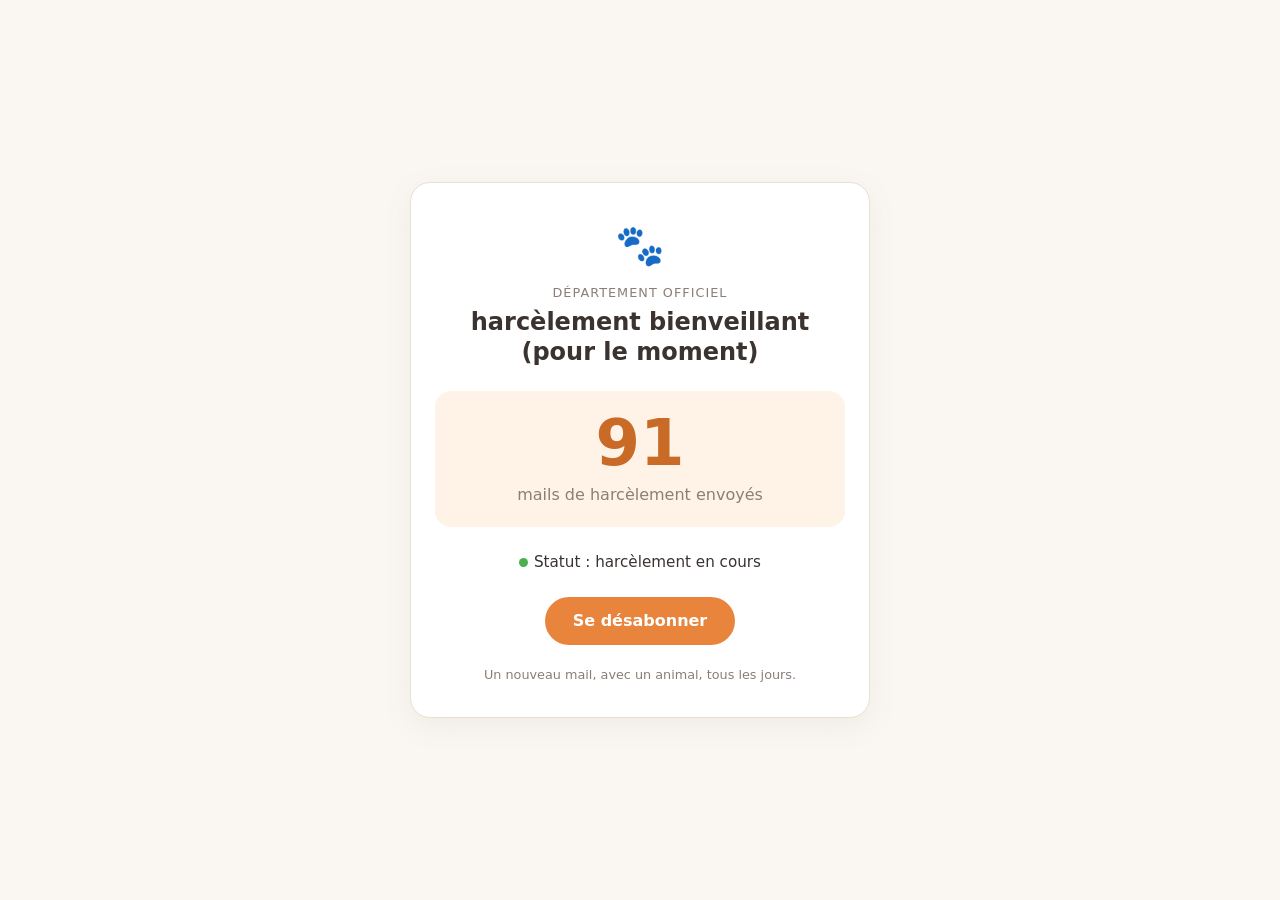
<file: index.html>
<!DOCTYPE html>
<html lang="fr">
<head>
  <meta charset="utf-8">
  <meta name="viewport" content="width=device-width, initial-scale=1">
  <meta name="robots" content="noindex, nofollow">
  <title>site officiel pour faire chier yahel</title>
  <link rel="stylesheet" href="style.css">
</head>
<body>
  <main class="carte">
    <div class="emoji" aria-hidden="true">🐾</div>
    <p class="etiquette">Département officiel</p>
    <h1>harcèlement bienveillant (pour le moment)</h1>

    <section class="compteur" aria-live="polite">
      <div class="nombre" id="nombre">…</div>
      <p class="legende" id="legende">mails de harcèlement envoyés</p>
    </section>

    <p class="statut"><span aria-hidden="true"></span>Statut : harcèlement en cours</p>

    <a class="bouton" href="404-parfait.html">Se désabonner</a>

    <p class="petit">Un nouveau mail, avec un animal, tous les jours.</p>
  </main>

  <script>
    (function () {
      var nombre = document.getElementById("nombre");
      var legende = document.getElementById("legende");

      var urls = [];
      var segments = location.pathname.split("/").filter(Boolean);
      if (location.hostname.endsWith(".github.io") && segments.length > 0) {
        var pseudo = location.hostname.split(".")[0];
        var depot = segments[0];
        urls.push("https://raw.githubusercontent.com/" + pseudo + "/" + depot + "/main/counter.json");
      }
      urls.push("counter.json");
      function afficher(total) {
        legende.textContent = total > 1
          ? "mails de harcèlement envoyés"
          : "mail de harcèlement envoyé";
        var reduit = window.matchMedia("(prefers-reduced-motion: reduce)").matches;
        if (reduit || total < 2) {
          nombre.textContent = total;
          return;
        }
        var debut = null;
        var duree = 1000;
        function pas(t) {
          if (debut === null) debut = t;
          var avancement = Math.min((t - debut) / duree, 1);
          nombre.textContent = Math.round(total * avancement);
          if (avancement < 1) requestAnimationFrame(pas);
        }
        requestAnimationFrame(pas);
      }
      function essayer(i) {
        if (i >= urls.length) {
          nombre.textContent = "?";
          legende.textContent = "compteur momentanément en grève";
          return;
        }
        fetch(urls[i] + "?t=" + Date.now(), { cache: "no-store" })
          .then(function (r) {
            if (!r.ok) throw new Error("HTTP " + r.status);
            return r.json();
          })
          .then(function (data) {
            afficher(Number(data.count) || 0);
          })
          .catch(function () {
            essayer(i + 1);
          });
      }
      essayer(0);
    })();
  </script>
</body>
</html>
</file>
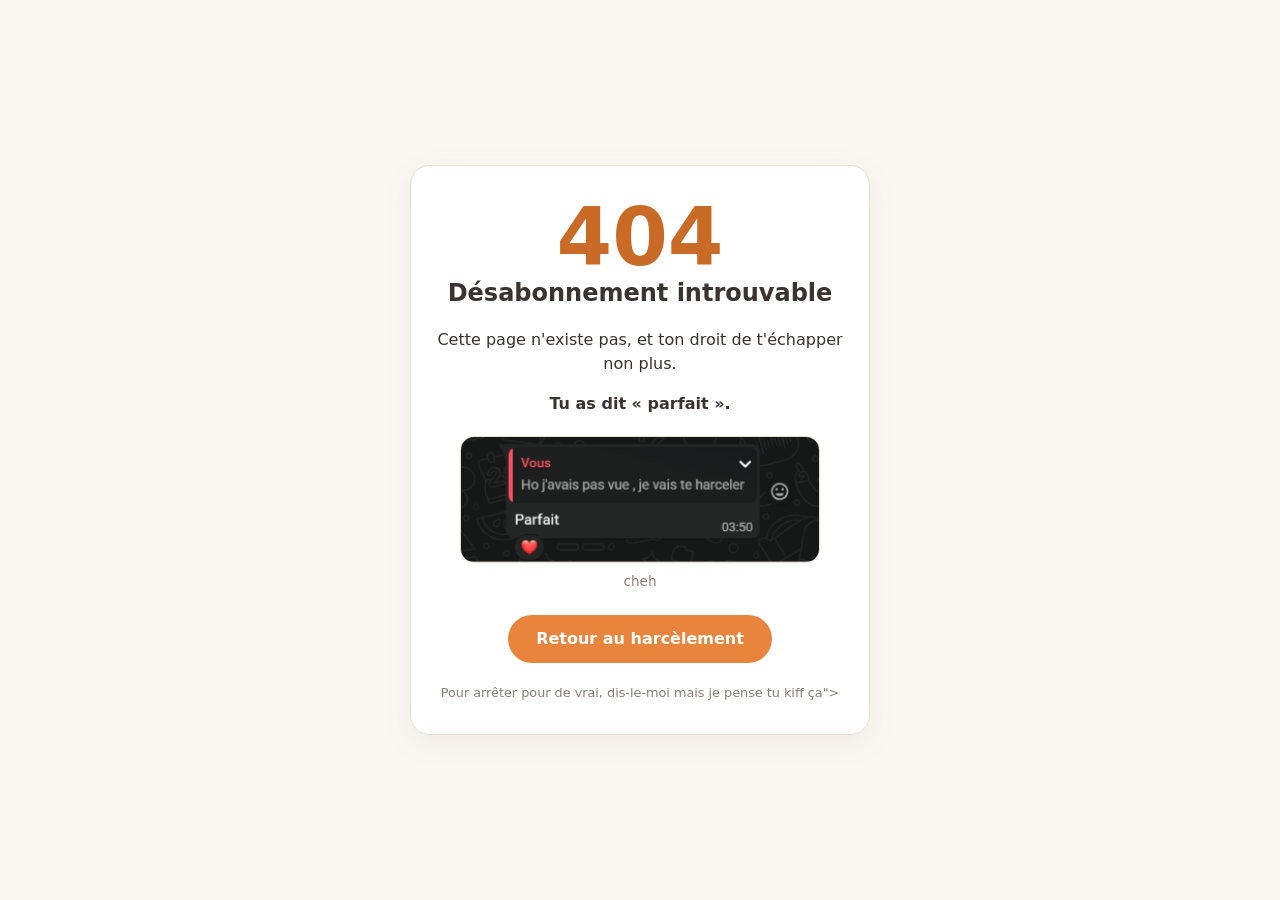
<file: 404-parfait.html>
<!DOCTYPE html>
<html lang="fr">
<head>
  <meta charset="utf-8">
  <meta name="viewport" content="width=device-width, initial-scale=1">
  <meta name="robots" content="noindex, nofollow">
  <title>404 – Désabonnement introuvable</title>
  <link rel="stylesheet" href="style.css">
</head>
<body>
  <main class="carte">
    <p class="code-404">404</p>
    <h1>Désabonnement introuvable</h1>

    <p>Cette page n'existe pas, et ton droit de t'échapper non plus.</p>
    <p><strong>Tu as dit « parfait ».</strong></p>

    <img class="preuve" src="preuve.png" alt="Capture d'écran de la réponse « parfait »"
         onerror="this.style.display='none'">
    <p class="preuve-legende">cheh</p>

    <a class="bouton" href="index.html">Retour au harcèlement</a>

    <p class="petit">Pour arrêter pour de vrai, dis-le-moi mais je pense tu kiff ça"></a></p>
  </main>
</body>
</html>
</file>
<file: style.css>
:root {
  --fond: #faf7f2;
  --carte: #ffffff;
  --texte: #3a3330;
  --discret: #8a7f78;
  --accent: #e8843c;
  --accent-fonce: #c96a26;
  --bordure: #eadfd3;
}

* {
  box-sizing: border-box;
}

body {
  margin: 0;
  min-height: 100vh;
  display: flex;
  align-items: center;
  justify-content: center;
  padding: 24px 16px;
  background: var(--fond);
  color: var(--texte);
  font-family: system-ui, -apple-system, "Segoe UI", Roboto, Arial, sans-serif;
  line-height: 1.5;
}

.carte {
  width: 100%;
  max-width: 460px;
  padding: 32px 24px;
  text-align: center;
  background: var(--carte);
  border: 1px solid var(--bordure);
  border-radius: 20px;
  box-shadow: 0 8px 30px rgba(120, 90, 60, 0.08);
}

.etiquette {
  margin: 0 0 4px;
  font-size: 0.8rem;
  letter-spacing: 0.08em;
  text-transform: uppercase;
  color: var(--discret);
}

h1 {
  margin: 0 0 20px;
  font-size: 1.5rem;
  line-height: 1.25;
}

.emoji {
  font-size: 2.5rem;
  margin-bottom: 8px;
}

/* Compteur */
.compteur {
  margin: 24px 0;
  padding: 20px 12px;
  background: #fff3e8;
  border-radius: 16px;
}

.nombre {
  font-size: 4rem;
  font-weight: 800;
  line-height: 1;
  color: var(--accent-fonce);
  font-variant-numeric: tabular-nums;
}

.legende {
  margin: 8px 0 0;
  color: var(--discret);
}

.statut {
  margin: 0 0 24px;
  font-size: 0.95rem;
}

.statut span {
  display: inline-block;
  width: 9px;
  height: 9px;
  margin-right: 6px;
  background: #4caf50;
  border-radius: 50%;
}

/* Boutons et liens */
.bouton {
  display: inline-block;
  padding: 12px 28px;
  font-size: 1rem;
  font-weight: 600;
  text-decoration: none;
  color: #ffffff;
  background: var(--accent);
  border-radius: 999px;
  transition: background 0.15s, transform 0.15s;
}

.bouton:hover,
.bouton:focus-visible {
  background: var(--accent-fonce);
  transform: scale(1.04);
}

.bouton.discret {
  color: var(--texte);
  background: transparent;
  border: 1px solid var(--bordure);
}

.bouton.discret:hover,
.bouton.discret:focus-visible {
  background: #fff3e8;
}

.petit {
  margin: 20px 0 0;
  font-size: 0.8rem;
  color: var(--discret);
}

/* Page 404 */
.code-404 {
  margin: 0;
  font-size: 5rem;
  font-weight: 800;
  line-height: 1;
  color: var(--accent-fonce);
}

.preuve {
  display: block;
  width: 100%;
  max-width: 360px;
  margin: 20px auto 8px;
  border: 1px solid var(--bordure);
  border-radius: 14px;
}

.preuve-legende {
  margin: 0 0 24px;
  font-size: 0.85rem;
  color: var(--discret);
}

@media (prefers-reduced-motion: reduce) {
  .bouton {
    transition: none;
  }
  .bouton:hover,
  .bouton:focus-visible {
    transform: none;
  }
}
</file>
